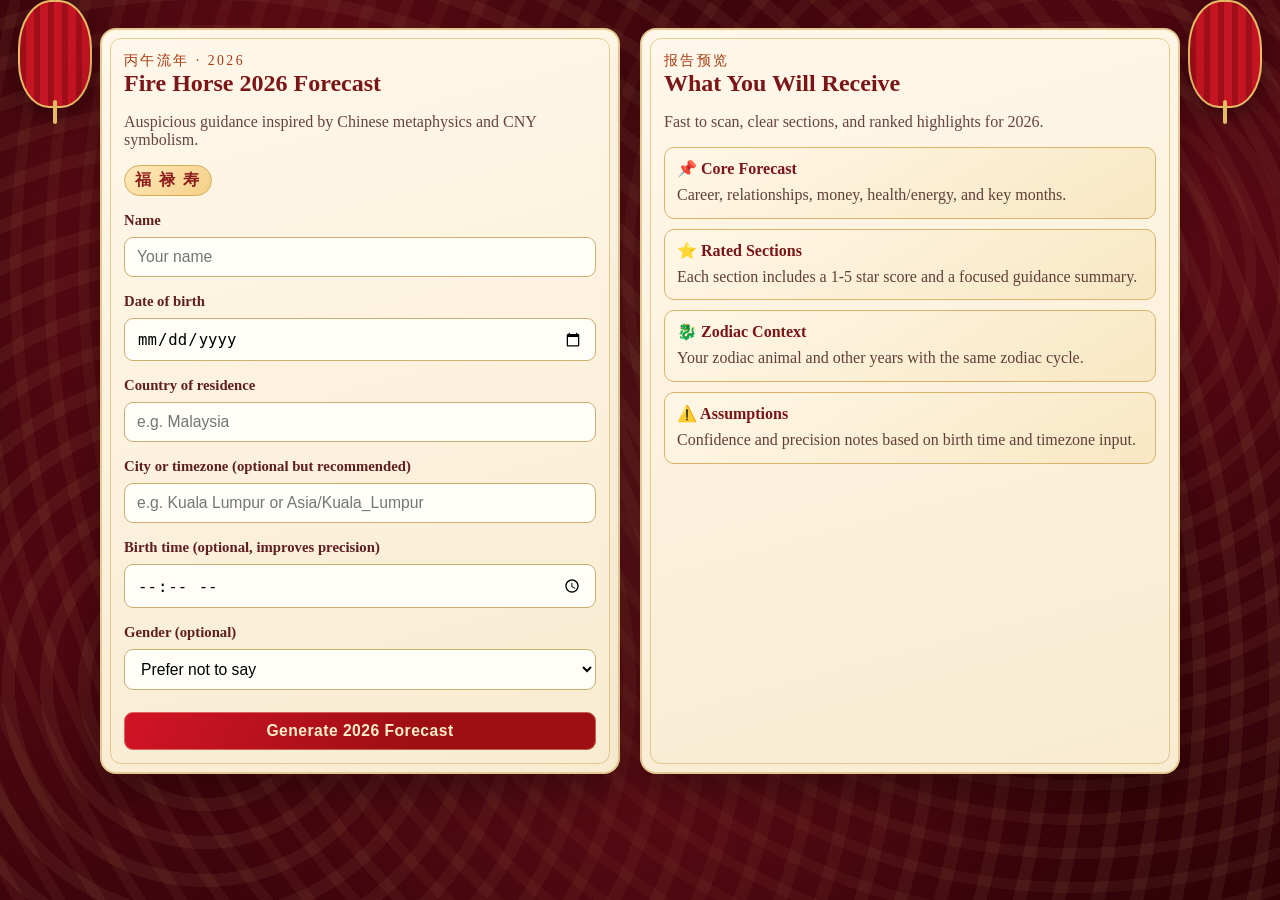
<file: index.html>
<!doctype html>
<html lang="en">
  <head>
    <meta charset="UTF-8" />
    <meta name="viewport" content="width=device-width, initial-scale=1.0" />
    <title>Fire Horse 2026 Forecast</title>
    <link rel="stylesheet" href="styles.css" />
  </head>
  <body>
    <div class="lantern lantern-left" aria-hidden="true"></div>
    <div class="lantern lantern-right" aria-hidden="true"></div>
    <main class="container landing-layout">
      <section class="panel form-panel">
        <p class="han-title">丙午流年 · 2026</p>
        <h1>Fire Horse 2026 Forecast</h1>
        <p class="subtitle">Auspicious guidance inspired by Chinese metaphysics and CNY symbolism.</p>
        <div class="ornament" aria-hidden="true">福 禄 寿</div>

        <form id="forecast-form" novalidate>
          <label for="name">Name</label>
          <input id="name" name="name" type="text" required maxlength="80" placeholder="Your name" />

          <label for="dob">Date of birth</label>
          <input id="dob" name="dob" type="date" required />

          <label for="country">Country of residence</label>
          <input id="country" name="country" type="text" required maxlength="80" placeholder="e.g. Malaysia" />

          <label for="timezone">City or timezone (optional but recommended)</label>
          <input id="timezone" name="timezone" type="text" maxlength="80" placeholder="e.g. Kuala Lumpur or Asia/Kuala_Lumpur" />

          <label for="birthTime">Birth time (optional, improves precision)</label>
          <input id="birthTime" name="birthTime" type="time" />

          <label for="gender">Gender (optional)</label>
          <select id="gender" name="gender">
            <option value="">Prefer not to say</option>
            <option value="female">Female</option>
            <option value="male">Male</option>
            <option value="non-binary">Non-binary</option>
          </select>

          <button type="submit">Generate 2026 Forecast</button>
        </form>
      </section>

      <section class="panel info-panel">
        <p class="han-title">报告预览</p>
        <h2>What You Will Receive</h2>
        <p class="subtitle">Fast to scan, clear sections, and ranked highlights for 2026.</p>

        <div class="info-list">
          <article class="info-item">
            <h3>📌 Core Forecast</h3>
            <p>Career, relationships, money, health/energy, and key months.</p>
          </article>
          <article class="info-item">
            <h3>⭐ Rated Sections</h3>
            <p>Each section includes a 1-5 star score and a focused guidance summary.</p>
          </article>
          <article class="info-item">
            <h3>🐉 Zodiac Context</h3>
            <p>Your zodiac animal and other years with the same zodiac cycle.</p>
          </article>
          <article class="info-item">
            <h3>⚠️ Assumptions</h3>
            <p>Confidence and precision notes based on birth time and timezone input.</p>
          </article>
        </div>
      </section>
    </main>

    <script src="forecast-engine.js"></script>
    <script src="app.js"></script>
  </body>
</html>
</file>
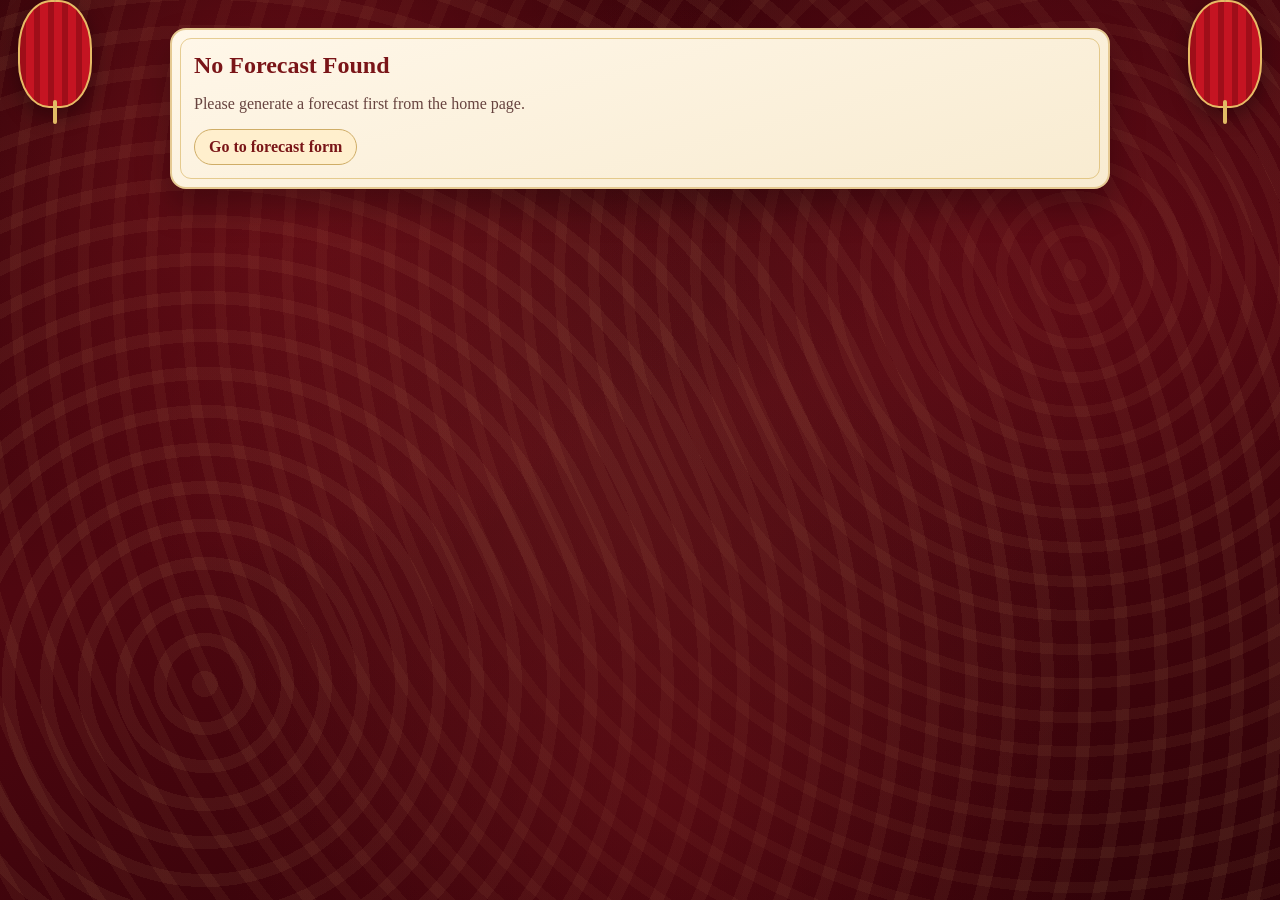
<file: report.html>
<!doctype html>
<html lang="en">
  <head>
    <meta charset="UTF-8" />
    <meta name="viewport" content="width=device-width, initial-scale=1.0" />
    <title>2026 Forecast Report</title>
    <link rel="stylesheet" href="styles.css" />
  </head>
  <body>
    <div class="lantern lantern-left" aria-hidden="true"></div>
    <div class="lantern lantern-right" aria-hidden="true"></div>

    <main class="container report-container">
      <section class="panel report-panel" id="report-panel" hidden>
        <p class="han-title">Annual Report</p>

        <header class="zodiac-hero">
          <div class="paper-cut-wrap" id="zodiac-paper-cut" aria-hidden="true"></div>
          <div class="zodiac-copy">
            <h1 id="report-title"></h1>
            <p class="zodiac-en" id="zodiac-en"></p>
            <p class="subtitle" id="report-note"></p>
          </div>
        </header>

        <section class="summary-box">
          <h3>🧭 General Summary</h3>
          <div id="overall-summary"></div>
        </section>

        <div class="profile-summary" id="profile-summary"></div>

        <section class="report-grid" id="report-grid"></section>

        <section class="meta">
          <h3>📐 Assumptions and Confidence</h3>
          <p id="report-confidence"></p>
          <ul id="report-assumptions"></ul>
        </section>

        <section class="meta">
          <h3>⚠️ Disclaimers</h3>
          <ul>
            <li>For entertainment and self-reflection only.</li>
            <li>Not financial, medical, legal, or relationship advice.</li>
            <li>Avoid absolute interpretation; use this as directional guidance.</li>
          </ul>
        </section>

        <div class="report-actions no-print">
          <button id="download-pdf-btn" type="button">Download Detailed PDF</button>
          <a class="back-link" href="index.html">Generate another report</a>
        </div>
      </section>

      <section class="panel" id="empty-panel" hidden>
        <h1>No Forecast Found</h1>
        <p class="subtitle">Please generate a forecast first from the home page.</p>
        <a class="back-link" href="index.html">Go to forecast form</a>
      </section>
    </main>

    <script src="report.js"></script>
  </body>
</html>
</file>
<file: styles.css>
:root {
  --bg: #3a0308;
  --ink: #321111;
  --panel: #fff7e9;
  --panel-deep: #f8ebd0;
  --accent: #c40f1a;
  --gold: #c89a2a;
  --gold-soft: #f2d083;
  --line: #e5c992;
  --good: #1f6a2a;
  --shadow: rgba(0, 0, 0, 0.28);
}

* {
  box-sizing: border-box;
}

body {
  margin: 0;
  font-family: "Noto Serif SC", "Songti SC", "PingFang SC", "Avenir Next", serif;
  color: #3f1b1f;
  background:
    radial-gradient(circle at 22% 14%, rgba(186, 31, 44, 0.36) 0%, rgba(186, 31, 44, 0) 36%),
    radial-gradient(circle at 78% 18%, rgba(136, 19, 33, 0.34) 0%, rgba(136, 19, 33, 0) 34%),
    radial-gradient(circle at 52% 88%, rgba(118, 14, 24, 0.42) 0%, rgba(118, 14, 24, 0) 43%),
    radial-gradient(circle at 50% 54%, rgba(255, 220, 153, 0.06) 0%, rgba(255, 220, 153, 0) 62%),
    repeating-radial-gradient(
      circle at 16% 76%,
      rgba(255, 216, 142, 0.06) 0 13px,
      rgba(255, 216, 142, 0) 13px 38px
    ),
    repeating-radial-gradient(
      circle at 84% 30%,
      rgba(255, 205, 126, 0.05) 0 11px,
      rgba(255, 205, 126, 0) 11px 34px
    ),
    linear-gradient(165deg, #2c0207 0%, #4f0710 48%, #2f0208 100%);
  min-height: 100vh;
}

.container {
  max-width: 1120px;
  margin: 0 auto;
  padding: 28px 20px 36px;
  display: grid;
  gap: 20px;
  position: relative;
  z-index: 2;
}

.landing-layout {
  grid-template-columns: minmax(360px, 520px) minmax(320px, 1fr);
  align-items: start;
}

.panel {
  background:
    linear-gradient(165deg, rgba(255, 247, 233, 0.98), rgba(248, 235, 208, 0.98)),
    var(--panel);
  border: 2px solid var(--line);
  border-radius: 16px;
  padding: 22px;
  box-shadow: 0 18px 34px var(--shadow);
  position: relative;
  overflow: hidden;
  animation: rise-in 0.65s ease both;
}

.panel::before {
  content: "";
  position: absolute;
  inset: 8px;
  border: 1px solid rgba(200, 154, 42, 0.45);
  border-radius: 11px;
  pointer-events: none;
}

h1,
h2,
h3 {
  margin-top: 0;
  font-family: "STKaiti", "KaiTi", "Noto Serif SC", serif;
  color: #7a1518;
}

.han-title {
  margin: 0;
  letter-spacing: 0.18em;
  font-size: 0.86rem;
  color: #a33a11;
  text-transform: uppercase;
}

.subtitle {
  margin-top: -4px;
  color: #67433f;
}

.title-zh {
  display: block;
  margin-top: 2px;
  font-size: 0.72em;
  color: #8a2a2a;
}

.bi-en,
.bi-zh {
  margin: 0;
  line-height: 1.45;
}

.bi-zh {
  margin-top: 5px;
  color: #7a3f32;
}

.ornament {
  display: inline-block;
  margin-bottom: 8px;
  padding: 4px 10px;
  border-radius: 999px;
  border: 1px solid #d4ab58;
  color: #8d1c1d;
  font-weight: 700;
  letter-spacing: 0.13em;
  background: linear-gradient(135deg, #ffe8bb, #f4d086);
}

form {
  display: grid;
  grid-template-columns: 1fr;
  gap: 8px;
}

.form-panel {
  width: 100%;
  justify-self: end;
}

.info-panel {
  min-height: 100%;
}

.info-list {
  margin-top: 10px;
  display: grid;
  gap: 10px;
}

.info-item {
  border: 1px solid #d9b46a;
  border-radius: 10px;
  padding: 11px 12px;
  background: linear-gradient(150deg, #fff7e7, #f8e7c3);
}

.info-item h3 {
  margin: 0 0 6px;
  font-size: 1rem;
}

.info-item p {
  margin: 0;
  line-height: 1.42;
  color: #613f38;
}

label {
  font-size: 0.92rem;
  font-weight: 650;
  margin-top: 8px;
  color: #5f1f1f;
}

input,
select,
button {
  border-radius: 9px;
  border: 1px solid #cbaf6f;
  padding: 10px 12px;
  font-size: 0.98rem;
  background: #fffdf8;
}

input:focus,
select:focus,
button:focus {
  outline: 2px solid #f4c67a;
  border-color: var(--accent);
}

button {
  margin-top: 14px;
  background:
    linear-gradient(120deg, #d21425, #9e0f14 62%),
    repeating-linear-gradient(90deg, rgba(255, 225, 145, 0.18) 0, rgba(255, 225, 145, 0.18) 8px, rgba(0, 0, 0, 0) 8px, rgba(0, 0, 0, 0) 14px);
  color: #ffeec4;
  font-weight: 700;
  border: 0;
  cursor: pointer;
  letter-spacing: 0.03em;
  box-shadow: inset 0 0 0 1px rgba(255, 228, 179, 0.38);
}

button:hover {
  filter: brightness(1.08);
}

.result-header p {
  margin-top: -8px;
  color: #69484b;
}

.grid {
  display: grid;
  grid-template-columns: repeat(auto-fill, minmax(250px, 1fr));
  gap: 12px;
}

.card {
  border: 1px solid #d9b46a;
  border-radius: 12px;
  background:
    linear-gradient(150deg, #fff9ee, #f9ecd3);
  padding: 14px;
  position: relative;
  overflow: hidden;
  animation: rise-in 0.55s ease both;
}

.card::after {
  content: "";
  position: absolute;
  top: 8px;
  right: 8px;
  width: 34px;
  height: 34px;
  border-top: 2px solid rgba(180, 46, 22, 0.22);
  border-right: 2px solid rgba(180, 46, 22, 0.22);
  border-radius: 0 8px 0 0;
}

.card h3 {
  font-size: 1.04rem;
  margin-bottom: 8px;
  font-weight: 700;
}

.card-head {
  display: flex;
  align-items: flex-start;
  justify-content: space-between;
  gap: 8px;
  margin-bottom: 8px;
}

.card h3 {
  display: flex;
  align-items: center;
  gap: 6px;
  margin: 0;
}

.card-icon {
  font-size: 1.05rem;
  line-height: 1;
}

.card-rating {
  text-align: right;
  flex-shrink: 0;
}

.stars {
  display: block;
  color: #b88413;
  letter-spacing: 0.05em;
  font-size: 0.9rem;
}

.rating-value {
  font-size: 0.78rem;
  color: #6b4b19;
}

.card p {
  margin: 0;
  line-height: 1.45;
}

.report-container {
  max-width: 980px;
}

.zodiac-hero {
  display: grid;
  grid-template-columns: 130px 1fr;
  gap: 14px;
  align-items: start;
  margin-bottom: 10px;
}

.paper-cut-wrap {
  width: 124px;
  height: 124px;
  margin-top: 2px;
}

.paper-cut-wrap svg {
  width: 100%;
  height: 100%;
  display: block;
}

.zodiac-copy .zodiac-cn {
  margin: -3px 0 2px;
  color: #7d1b1b;
  font-family: "STKaiti", "KaiTi", serif;
  font-size: 1.12rem;
}

.zodiac-copy .zodiac-en {
  margin: 0 0 6px;
  color: #6f4540;
  font-size: 0.95rem;
}

.zodiac-copy {
  position: relative;
}

.summary-box {
  border: 1px solid #e0be78;
  border-radius: 12px;
  background: linear-gradient(150deg, #fff6e3, #f7e5bf);
  padding: 12px 13px;
  margin-top: 6px;
}

.summary-box h3 {
  margin: 0 0 5px;
  font-weight: 700;
}

.summary-box p {
  margin: 0;
  line-height: 1.45;
  color: #5f3e39;
}

.profile-summary {
  background: #fff1cf;
  border: 1px solid #e1c07a;
  border-radius: 10px;
  padding: 10px 12px;
  line-height: 1.45;
  margin-top: 12px;
}

.report-grid {
  margin-top: 14px;
  display: grid;
  grid-template-columns: repeat(auto-fit, minmax(260px, 1fr));
  gap: 12px;
}

.meta {
  margin-top: 16px;
  border-top: 1px solid #d8b970;
  padding-top: 14px;
}

.meta h3 {
  font-weight: 700;
}

ul {
  margin-top: 8px;
}

.pill {
  display: inline-block;
  font-size: 0.75rem;
  padding: 2px 8px;
  border-radius: 999px;
  background: #f4dfb2;
  color: #66400f;
  margin-left: 6px;
  border: 1px solid #dfbf77;
}

.pill.good {
  background: #ddf2d9;
  color: var(--good);
}

.report-actions {
  margin-top: 18px;
}

.back-link {
  display: inline-block;
  text-decoration: none;
  color: #791517;
  border: 1px solid #cfad67;
  border-radius: 999px;
  padding: 8px 14px;
  background: #ffefcd;
  font-weight: 650;
}

.back-link:hover {
  filter: brightness(1.03);
}

.lantern {
  position: fixed;
  top: 0;
  width: 74px;
  height: 108px;
  border-radius: 45% 45% 42% 42%;
  background:
    repeating-linear-gradient(
      90deg,
      #9f0e19 0,
      #9f0e19 6px,
      #c51422 6px,
      #c51422 14px
    );
  border: 2px solid #e7bb66;
  box-shadow: 0 8px 20px rgba(0, 0, 0, 0.35);
  z-index: 1;
}

.lantern::before {
  content: "";
  position: absolute;
  top: -26px;
  left: 50%;
  width: 2px;
  height: 26px;
  background: #d5b067;
  transform: translateX(-50%);
}

.lantern::after {
  content: "";
  position: absolute;
  bottom: -18px;
  left: 50%;
  width: 4px;
  height: 24px;
  border-radius: 2px;
  background: #e2bb65;
  transform: translateX(-50%);
}

.lantern-left {
  left: 18px;
  animation: sway-left 3.4s ease-in-out infinite;
}

.lantern-right {
  right: 18px;
  animation: sway-right 3.2s ease-in-out infinite;
}

.card:nth-child(2) { animation-delay: 0.03s; }
.card:nth-child(3) { animation-delay: 0.06s; }
.card:nth-child(4) { animation-delay: 0.09s; }
.card:nth-child(5) { animation-delay: 0.12s; }
.card:nth-child(6) { animation-delay: 0.15s; }
.card:nth-child(7) { animation-delay: 0.18s; }
.card:nth-child(8) { animation-delay: 0.21s; }

@keyframes rise-in {
  from {
    opacity: 0;
    transform: translateY(10px);
  }
  to {
    opacity: 1;
    transform: translateY(0);
  }
}

@keyframes sway-left {
  0%, 100% { transform: rotate(-2deg); }
  50% { transform: rotate(2.5deg); }
}

@keyframes sway-right {
  0%, 100% { transform: rotate(2deg); }
  50% { transform: rotate(-2.5deg); }
}

@media (max-width: 700px) {
  .container {
    padding: 12px;
  }

  .landing-layout {
    grid-template-columns: 1fr;
  }

  .panel {
    padding: 15px;
  }

  .zodiac-hero {
    grid-template-columns: 1fr;
  }

  .paper-cut-wrap {
    width: 98px;
    height: 98px;
  }

  .lantern {
    width: 52px;
    height: 78px;
    opacity: 0.72;
  }

  .lantern-left {
    left: 6px;
  }

  .lantern-right {
    right: 6px;
  }
}

@media (max-width: 980px) {
  .landing-layout {
    grid-template-columns: 1fr;
  }
}

@media print {
  @page {
    size: A4;
    margin: 14mm 12mm;
  }

  body {
    background: #fff;
    color: #1a1a1a;
  }

  .container {
    max-width: none;
    padding: 0;
  }

  .panel {
    box-shadow: none;
    border: 1px solid #d3b67a;
    animation: none;
    background: #fffefb;
  }

  .panel::before {
    border-color: #e2cc9f;
  }

  .lantern,
  .no-print {
    display: none !important;
  }

  .report-grid {
    gap: 9px;
  }

  .card {
    break-inside: avoid;
    page-break-inside: avoid;
    animation: none;
    background: #fff;
  }

  .card::after {
    opacity: 0.45;
  }
}
</file>
